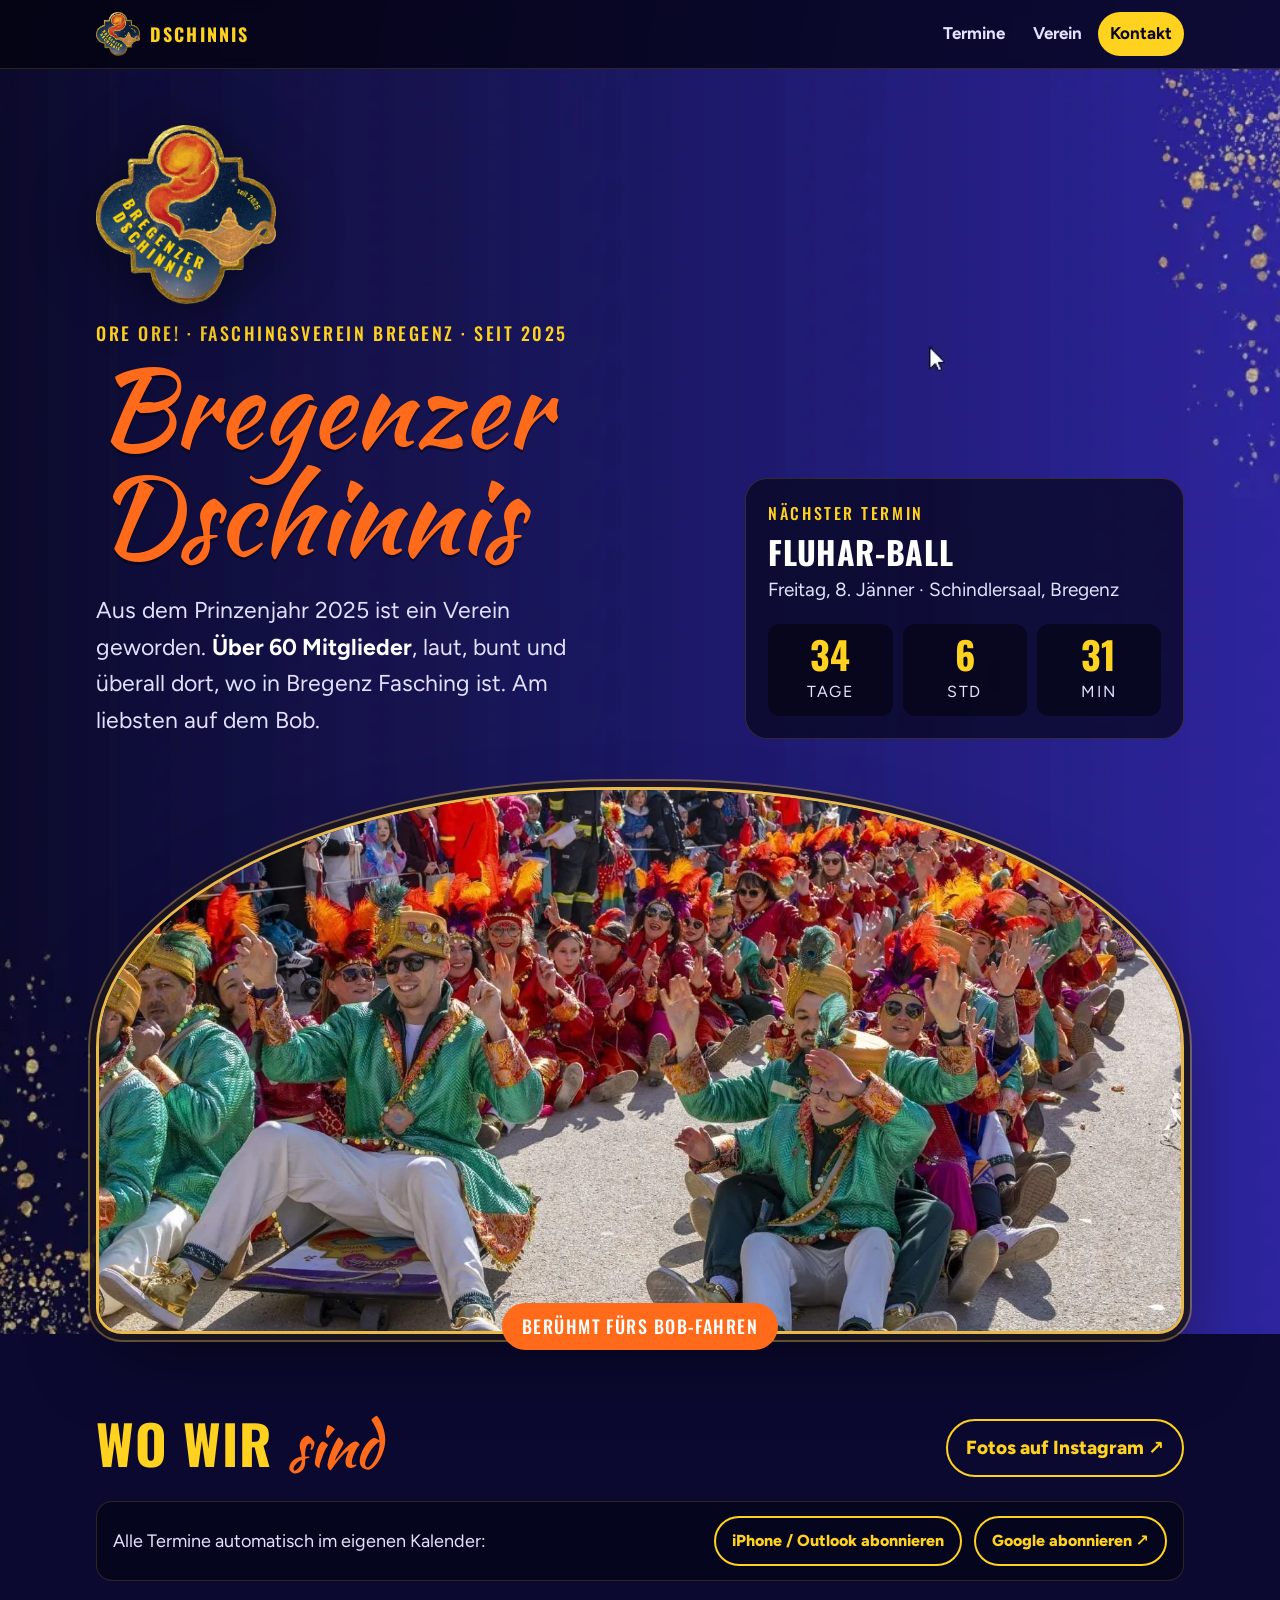
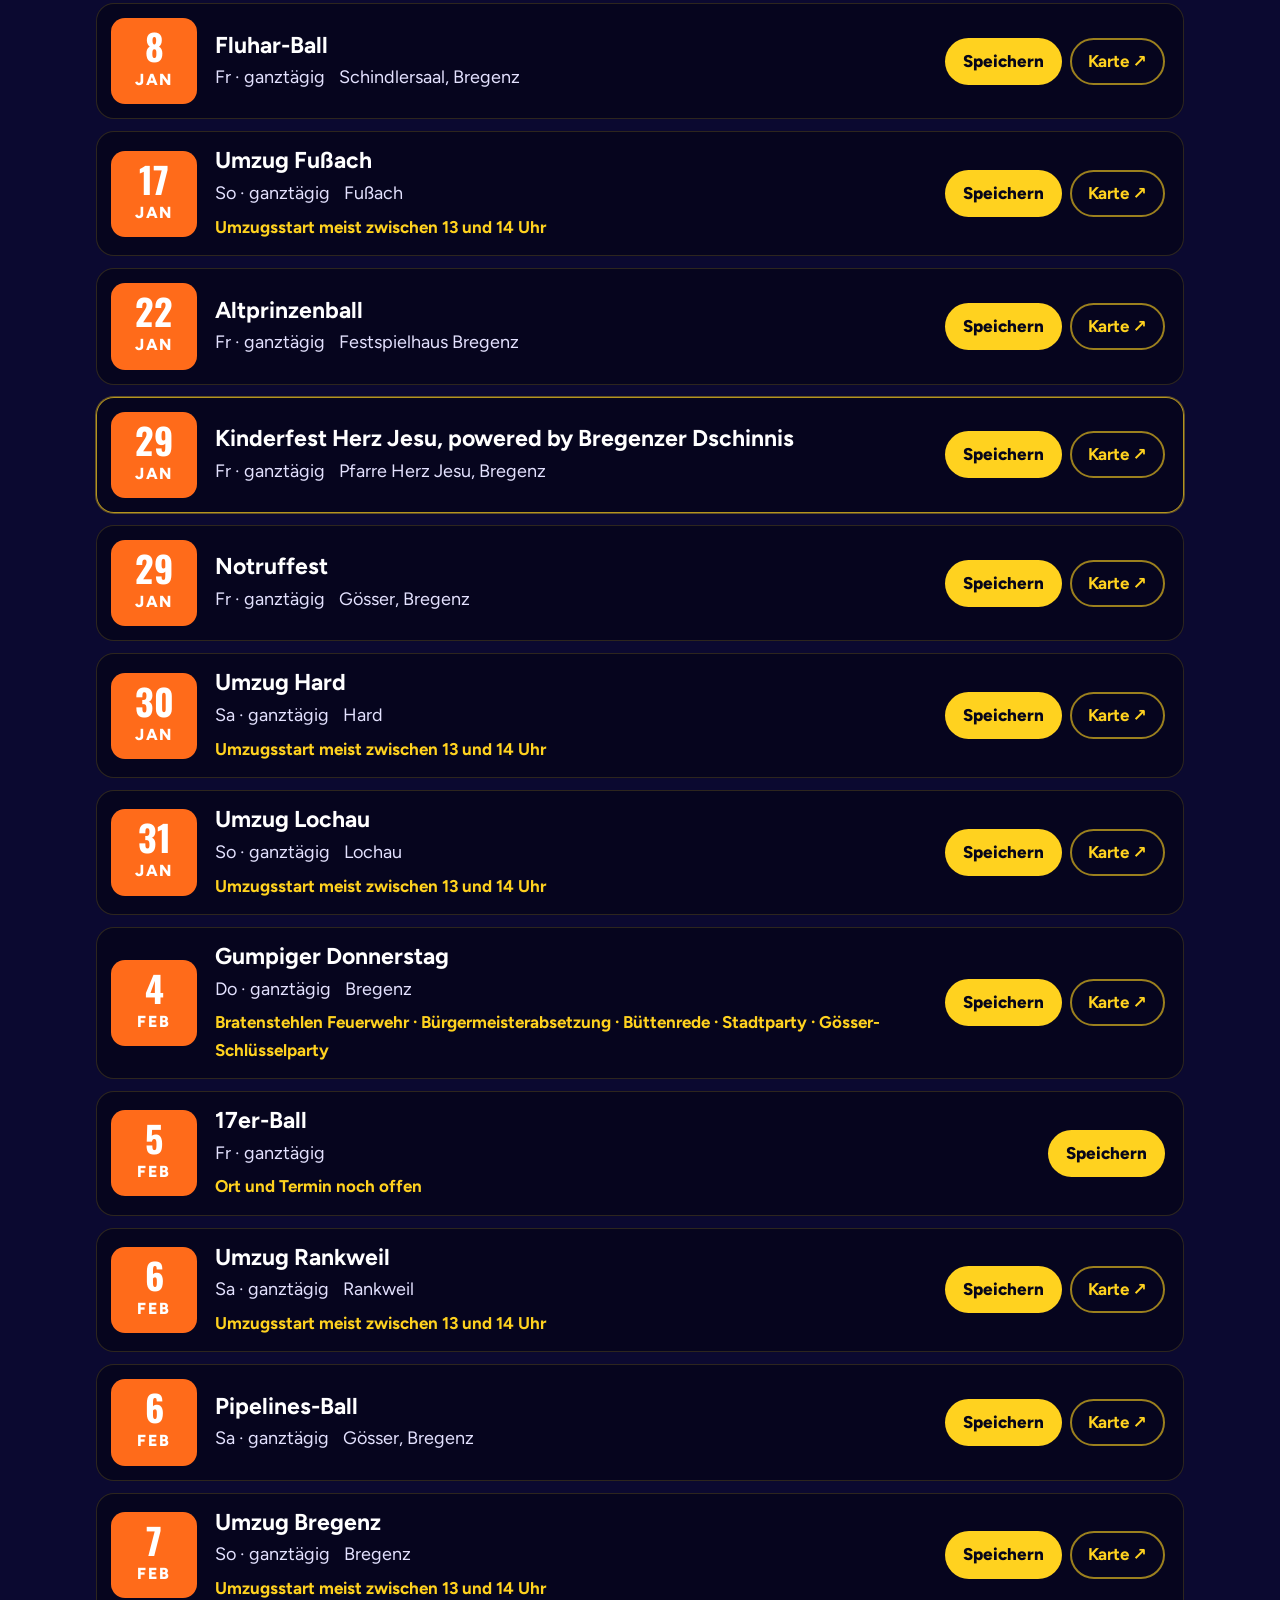
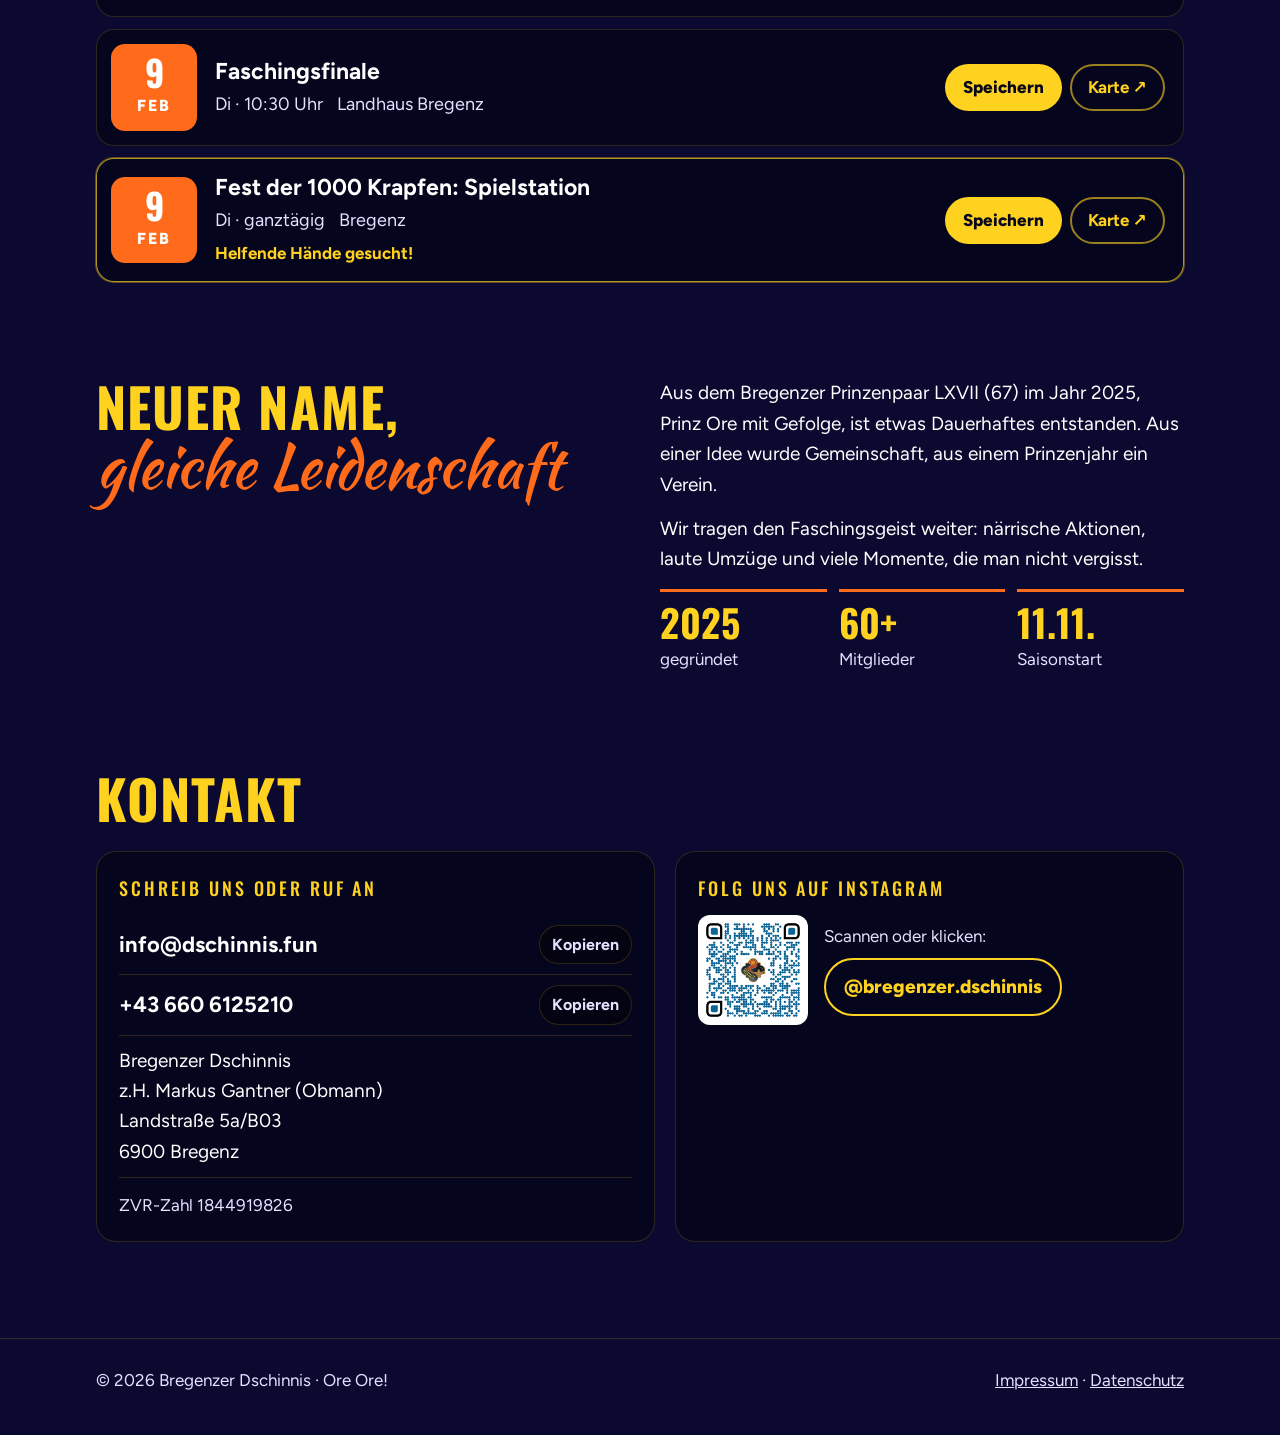
<file: index.html>
<!doctype html>
<html lang="de">
<head>
<meta charset="utf-8">
<meta name="viewport" content="width=device-width,initial-scale=1,viewport-fit=cover">
<title>Bregenzer Dschinnis</title>
<meta name="description" content="Faschingsverein Bregenz, gegründet 2025. Termine, Auftritte und Kontakt.">
<meta name="theme-color" content="#07061a">
<link rel="icon" href="assets/favicon-64.png" type="image/png">
<link rel="apple-touch-icon" href="assets/apple-touch-icon.png">
<link rel="stylesheet" href="assets/style.css">
<meta property="og:title" content="Bregenzer Dschinnis">
<meta property="og:description" content="Faschingsverein Bregenz, gegründet 2025. Termine, Auftritte und Kontakt.">
<meta property="og:image" content="https://dschinnis.fun/assets/logo-512.png">
</head>
<body>
<header>
  <div class="wrap bar">
    <a class="brand" href="index.html" aria-label="Bregenzer Dschinnis, Startseite">
      <img src="assets/logo-160.png" width="44" height="44" alt="">
      Dschinnis
    </a>
    <nav aria-label="Hauptnavigation">
      <a href="index.html#termine">Termine</a>
      <a href="index.html#verein">Verein</a>
      <a class="cta" href="index.html#kontakt">Kontakt</a>
    </nav>
  </div>
</header>
<main id="top">
  <div class="hero-band">
  <div class="wrap hero">
    <div>
      <img class="hero-logo" src="assets/logo-400.webp" width="400" height="400" alt="Logo der Bregenzer Dschinnis: Wunderlampe mit Flamme im goldenen Rahmen">
      <p class="eyebrow">Ore Ore! · Faschingsverein Bregenz · seit 2025</p>
      <h1>Bregenzer Dschinnis</h1>
      <p class="lede">Aus dem Prinzenjahr 2025 ist ein Verein geworden. <b>Über 60 Mitglieder</b>, laut, bunt und überall dort, wo in Bregenz Fasching ist. Am liebsten auf dem Bob.</p>
    </div>
    <aside class="next" aria-live="polite">
      <div class="lbl">Nächster Termin</div>
      <h2 id="n-title">…</h2>
      <p class="where" id="n-where"></p>
      <div class="count" id="n-count">
        <div><b id="c-d">0</b><span>Tage</span></div>
        <div><b id="c-h">0</b><span>Std</span></div>
        <div><b id="c-m">0</b><span>Min</span></div>
      </div>
    </aside>
  </div>

  <div class="wrap arch">
    <figure>
      <img src="assets/umzug.webp" width="1536" height="1024" alt="Die Bregenzer Dschinnis in grün-goldenen und roten Kostümen beim Bob-Fahren auf dem Faschingsumzug, umringt von Zuschauern">
    </figure>
    <figcaption>Berühmt fürs Bob-Fahren</figcaption>
  </div>
  </div>

  <section id="termine">
    <div class="wrap">
      <div class="sec-head">
        <h2 class="big">Wo wir <em>sind</em></h2>
        <a class="btn" href="https://www.instagram.com/bregenzer.dschinnis" target="_blank" rel="noopener">Fotos auf Instagram ↗</a>
      </div>
      <div class="abo">
        <p>Alle Termine automatisch im eigenen Kalender:</p>
        <a class="btn" id="abo-ios" href="termine.ics">iPhone / Outlook abonnieren</a>
        <a class="btn" id="abo-google" href="termine.ics" target="_blank" rel="noopener">Google abonnieren ↗</a>
      </div>
      <ol class="list" id="events"><li class="empty">Termine werden geladen …</li></ol>
    </div>
  </section>

  <section id="verein">
    <div class="wrap about">
      <div>
        <h2 class="big">Neuer Name,<br><em>gleiche Leidenschaft</em></h2>
      </div>
      <div>
        <p>Aus dem Bregenzer Prinzenpaar LXVII (67) im Jahr 2025, Prinz Ore mit Gefolge, ist etwas Dauerhaftes entstanden. Aus einer Idee wurde Gemeinschaft, aus einem Prinzenjahr ein Verein.</p>
        <p>Wir tragen den Faschingsgeist weiter: närrische Aktionen, laute Umzüge und viele Momente, die man nicht vergisst.</p>
        <div class="facts">
          <div class="fact"><b>2025</b><span>gegründet</span></div>
          <div class="fact"><b>60+</b><span>Mitglieder</span></div>
          <div class="fact"><b>11.11.</b><span>Saisonstart</span></div>
        </div>
      </div>
    </div>
  </section>

  <section id="kontakt">
    <div class="wrap">
      <div class="sec-head"><h2 class="big">Kontakt</h2></div>
      <div class="contact">
        <div class="card">
          <h3>Schreib uns oder ruf an</h3>
          <div class="line"><a class="v" id="mail" href="mailto:info@dschinnis.fun">info@dschinnis.fun</a><button class="copy" data-copy="mail" type="button">Kopieren</button></div>
          <div class="line"><a class="v" id="tel" href="tel:+436606125210">+43 660 6125210</a><button class="copy" data-copy="tel" type="button">Kopieren</button></div>
          <div class="line"><span>Bregenzer Dschinnis<br>z.H. Markus Gantner (Obmann)<br>Landstraße 5a/B03<br>6900 Bregenz</span></div>
          <p style="color:var(--muted);font-size:17px;margin:14px 0 0">ZVR-Zahl 1844919826</p>
        </div>
        <div class="card">
          <h3>Folg uns auf Instagram</h3>
          <div class="qr">
            <img src="assets/qr-instagram.png" width="360" height="360" alt="QR-Code zum Instagram-Profil der Bregenzer Dschinnis">
            <div><p>Scannen oder klicken:</p><a class="btn" href="https://www.instagram.com/bregenzer.dschinnis" target="_blank" rel="noopener">@bregenzer.dschinnis</a></div>
          </div>
        </div>
      </div>
    </div>
  </section>
</main>
<footer>
  <div class="wrap">
    <span>© <span id="yr">2026</span> Bregenzer Dschinnis · Ore Ore!</span>
    <span><a href="impressum.html">Impressum</a> · <a href="datenschutz.html">Datenschutz</a></span>
  </div>
</footer>
<script>document.getElementById("yr").textContent=new Date().getFullYear()</script>
<script src="assets/app.js" defer></script>
</body>
</html>
</file>
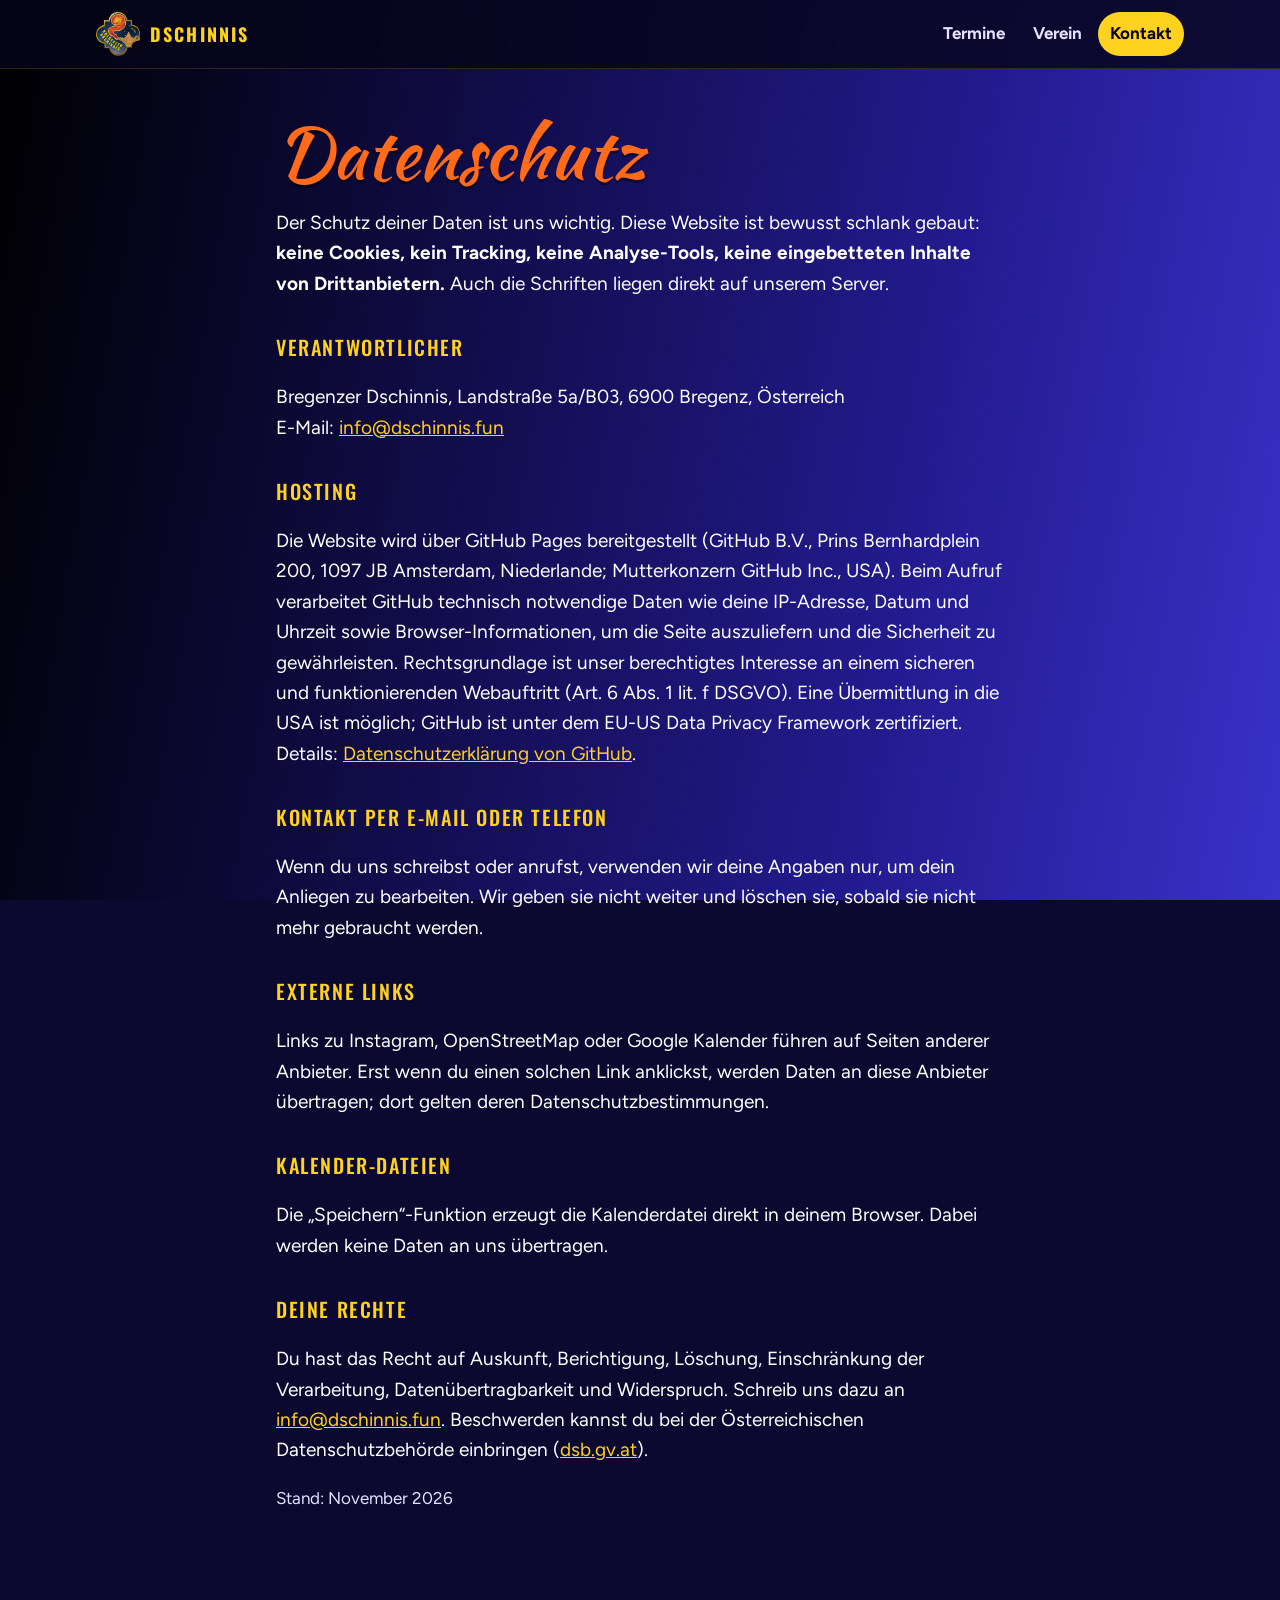
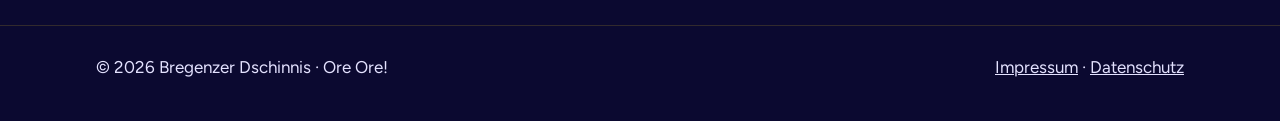
<file: datenschutz.html>
<!doctype html>
<html lang="de">
<head>
<meta charset="utf-8">
<meta name="viewport" content="width=device-width,initial-scale=1,viewport-fit=cover">
<title>Datenschutz · Bregenzer Dschinnis</title>
<meta name="description" content="Datenschutz der Bregenzer Dschinnis">
<meta name="theme-color" content="#07061a">
<link rel="icon" href="assets/favicon-64.png" type="image/png">
<link rel="apple-touch-icon" href="assets/apple-touch-icon.png">
<link rel="stylesheet" href="assets/style.css">
<meta property="og:title" content="Datenschutz · Bregenzer Dschinnis">
<meta property="og:description" content="Datenschutz der Bregenzer Dschinnis">
<meta property="og:image" content="https://dschinnis.fun/assets/logo-512.png">
</head>
<body>
<header>
  <div class="wrap bar">
    <a class="brand" href="index.html" aria-label="Bregenzer Dschinnis, Startseite">
      <img src="assets/logo-160.png" width="44" height="44" alt="">
      Dschinnis
    </a>
    <nav aria-label="Hauptnavigation">
      <a href="index.html#termine">Termine</a>
      <a href="index.html#verein">Verein</a>
      <a class="cta" href="index.html#kontakt">Kontakt</a>
    </nav>
  </div>
</header>
<main class="wrap legal">
<h1>Datenschutz</h1>
<p>Der Schutz deiner Daten ist uns wichtig. Diese Website ist bewusst schlank gebaut: <b>keine Cookies, kein Tracking, keine Analyse-Tools, keine eingebetteten Inhalte von Drittanbietern.</b> Auch die Schriften liegen direkt auf unserem Server.</p>
<h2>Verantwortlicher</h2>
<p>Bregenzer Dschinnis, Landstraße 5a/B03, 6900 Bregenz, Österreich<br>E-Mail: <a href="mailto:info@dschinnis.fun">info@dschinnis.fun</a></p>
<h2>Hosting</h2>
<p>Die Website wird über GitHub Pages bereitgestellt (GitHub B.V., Prins Bernhardplein 200, 1097 JB Amsterdam, Niederlande; Mutterkonzern GitHub Inc., USA). Beim Aufruf verarbeitet GitHub technisch notwendige Daten wie deine IP-Adresse, Datum und Uhrzeit sowie Browser-Informationen, um die Seite auszuliefern und die Sicherheit zu gewährleisten. Rechtsgrundlage ist unser berechtigtes Interesse an einem sicheren und funktionierenden Webauftritt (Art. 6 Abs. 1 lit. f DSGVO). Eine Übermittlung in die USA ist möglich; GitHub ist unter dem EU-US Data Privacy Framework zertifiziert. Details: <a href="https://docs.github.com/de/site-policy/privacy-policies/github-general-privacy-statement" target="_blank" rel="noopener">Datenschutzerklärung von GitHub</a>.</p>
<h2>Kontakt per E-Mail oder Telefon</h2>
<p>Wenn du uns schreibst oder anrufst, verwenden wir deine Angaben nur, um dein Anliegen zu bearbeiten. Wir geben sie nicht weiter und löschen sie, sobald sie nicht mehr gebraucht werden.</p>
<h2>Externe Links</h2>
<p>Links zu Instagram, OpenStreetMap oder Google Kalender führen auf Seiten anderer Anbieter. Erst wenn du einen solchen Link anklickst, werden Daten an diese Anbieter übertragen; dort gelten deren Datenschutzbestimmungen.</p>
<h2>Kalender-Dateien</h2>
<p>Die „Speichern“-Funktion erzeugt die Kalenderdatei direkt in deinem Browser. Dabei werden keine Daten an uns übertragen.</p>
<h2>Deine Rechte</h2>
<p>Du hast das Recht auf Auskunft, Berichtigung, Löschung, Einschränkung der Verarbeitung, Datenübertragbarkeit und Widerspruch. Schreib uns dazu an <a href="mailto:info@dschinnis.fun">info@dschinnis.fun</a>. Beschwerden kannst du bei der Österreichischen Datenschutzbehörde einbringen (<a href="https://www.dsb.gv.at" target="_blank" rel="noopener">dsb.gv.at</a>).</p>
<p style="color:var(--muted);font-size:17px">Stand: November 2026</p>
</main>
<footer>
  <div class="wrap">
    <span>© <span id="yr">2026</span> Bregenzer Dschinnis · Ore Ore!</span>
    <span><a href="impressum.html">Impressum</a> · <a href="datenschutz.html">Datenschutz</a></span>
  </div>
</footer>
<script>document.getElementById("yr").textContent=new Date().getFullYear()</script>
</body>
</html>
</file>
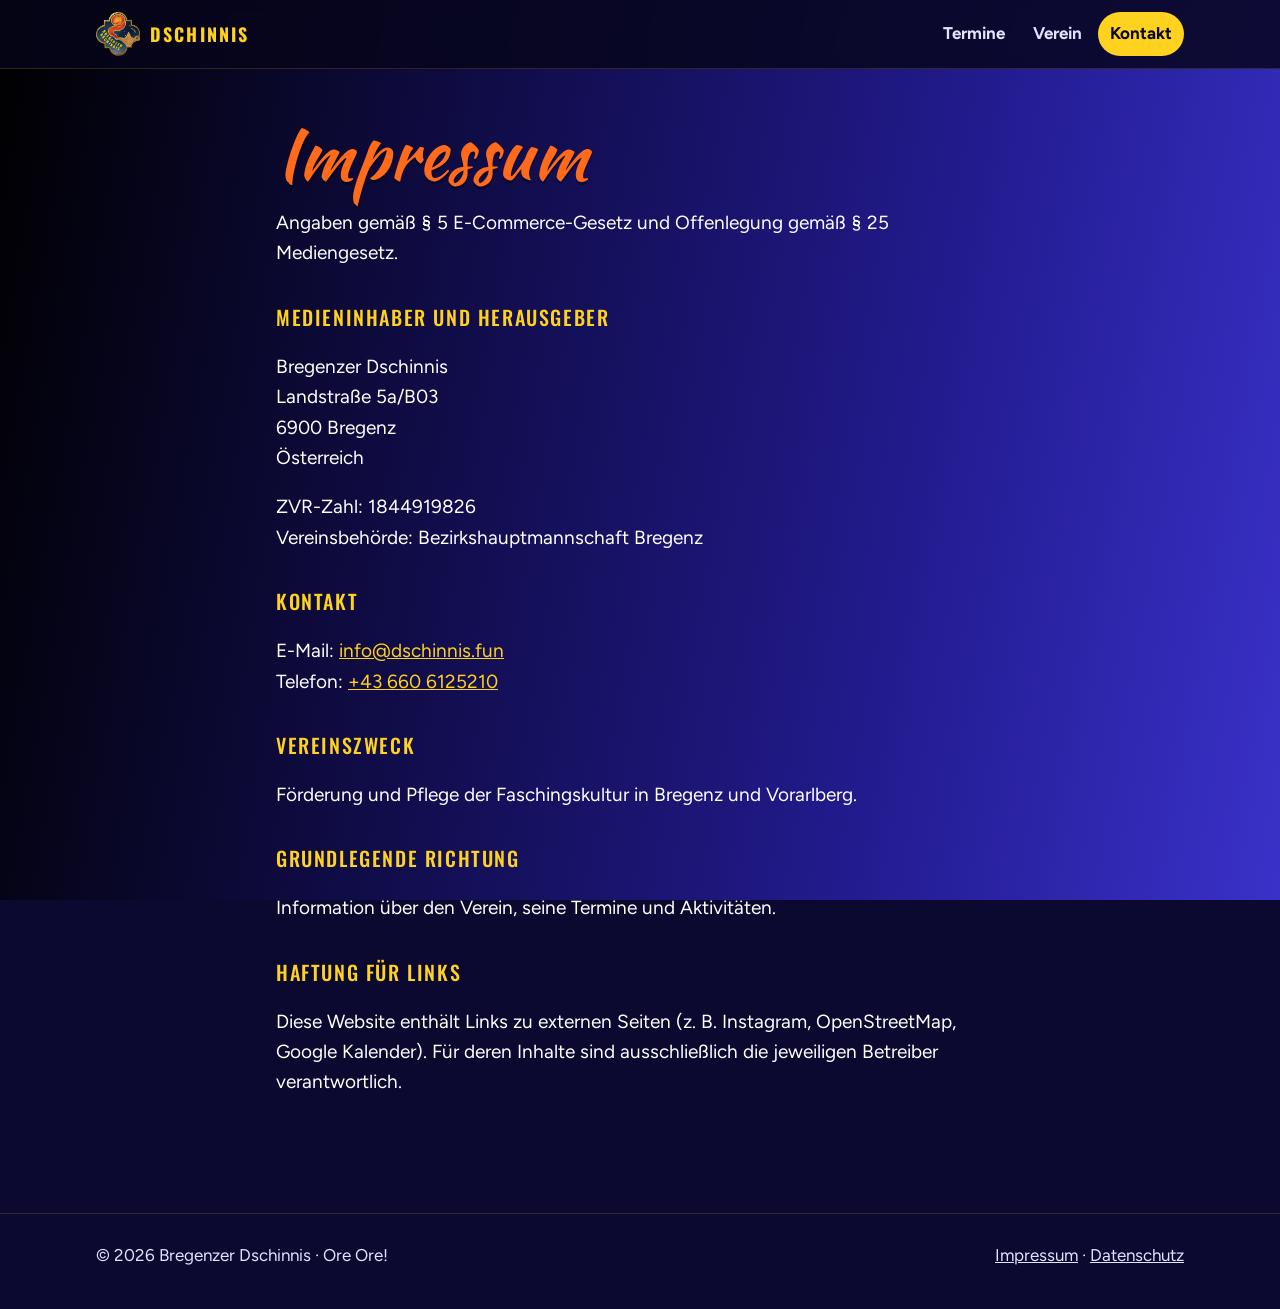
<file: impressum.html>
<!doctype html>
<html lang="de">
<head>
<meta charset="utf-8">
<meta name="viewport" content="width=device-width,initial-scale=1,viewport-fit=cover">
<title>Impressum · Bregenzer Dschinnis</title>
<meta name="description" content="Impressum der Bregenzer Dschinnis">
<meta name="theme-color" content="#07061a">
<link rel="icon" href="assets/favicon-64.png" type="image/png">
<link rel="apple-touch-icon" href="assets/apple-touch-icon.png">
<link rel="stylesheet" href="assets/style.css">
<meta property="og:title" content="Impressum · Bregenzer Dschinnis">
<meta property="og:description" content="Impressum der Bregenzer Dschinnis">
<meta property="og:image" content="https://dschinnis.fun/assets/logo-512.png">
</head>
<body>
<header>
  <div class="wrap bar">
    <a class="brand" href="index.html" aria-label="Bregenzer Dschinnis, Startseite">
      <img src="assets/logo-160.png" width="44" height="44" alt="">
      Dschinnis
    </a>
    <nav aria-label="Hauptnavigation">
      <a href="index.html#termine">Termine</a>
      <a href="index.html#verein">Verein</a>
      <a class="cta" href="index.html#kontakt">Kontakt</a>
    </nav>
  </div>
</header>
<main class="wrap legal">
<h1>Impressum</h1>
<p>Angaben gemäß § 5 E-Commerce-Gesetz und Offenlegung gemäß § 25 Mediengesetz.</p>
<h2>Medieninhaber und Herausgeber</h2>
<p>Bregenzer Dschinnis<br>Landstraße 5a/B03<br>6900 Bregenz<br>Österreich</p>
<p>ZVR-Zahl: 1844919826<br>Vereinsbehörde: Bezirkshauptmannschaft Bregenz</p>
<h2>Kontakt</h2>
<p>E-Mail: <a href="mailto:info@dschinnis.fun">info@dschinnis.fun</a><br>Telefon: <a href="tel:+436606125210">+43 660 6125210</a></p>
<h2>Vereinszweck</h2>
<p>Förderung und Pflege der Faschingskultur in Bregenz und Vorarlberg.</p>
<h2>Grundlegende Richtung</h2>
<p>Information über den Verein, seine Termine und Aktivitäten.</p>
<h2>Haftung für Links</h2>
<p>Diese Website enthält Links zu externen Seiten (z. B. Instagram, OpenStreetMap, Google Kalender). Für deren Inhalte sind ausschließlich die jeweiligen Betreiber verantwortlich.</p>
</main>
<footer>
  <div class="wrap">
    <span>© <span id="yr">2026</span> Bregenzer Dschinnis · Ore Ore!</span>
    <span><a href="impressum.html">Impressum</a> · <a href="datenschutz.html">Datenschutz</a></span>
  </div>
</footer>
<script>document.getElementById("yr").textContent=new Date().getFullYear()</script>
</body>
</html>
</file>
<file: assets/style.css>
@import url("fonts.css");
/* Layout: Plakat-Look der Dschinnis — Verlauf Schwarz→Königsblau mit Goldstaub, Logo + orange Pinselschrift im Hero, Bob-Foto im Torbogen, dann Termine. */
:root{
  --night:#07061a;
  --night-2:rgba(6,5,28,.82);   /* Karten auf dem Blauverlauf */
  --line:rgba(255,210,31,.16);
  --royal:#3a31c9;              /* Plakat-Blau */
  --blue:#221b8f;
  --orange:#ff6b1a;             /* Flamme im Logo / Plakat-Schrift */
  --gold:#e9b949;               /* Goldstaub, Logo-Rahmen */
  --yellow:#ffd21f;             /* Logo-Schrift */
  --ink:#ffffff;
  --muted:#e4e2ff;             /* Nebentext: hell genug für guten Kontrast */
  --display:"Oswald","Arial Narrow",Impact,sans-serif;
  --script:"Kaushan Script","Brush Script MT",cursive;
  --body:"Figtree",system-ui,-apple-system,"Segoe UI",sans-serif;
  color-scheme:dark;
}
*{box-sizing:border-box}
body{margin:0}
img{max-width:100%;height:auto}
html{scroll-behavior:smooth}
body{
  background:#0b0930 linear-gradient(100deg,#000 0%,#100c47 35%,#221b8f 70%,#3a31c9 100%) fixed;
  color:var(--ink);font-family:var(--body);font-size:19px;line-height:1.6;
}
a{color:inherit}
:focus-visible{outline:3px solid var(--yellow);outline-offset:3px;border-radius:4px}
.wrap{max-width:1120px;margin:0 auto;padding-left:max(16px,env(safe-area-inset-left,0px));padding-right:max(16px,env(safe-area-inset-right,0px))}

/* Header */
body::before{content:"";position:fixed;inset:0 0 auto;height:env(safe-area-inset-top,0px);z-index:10;background:var(--night)}
header{position:sticky;top:env(safe-area-inset-top,0px);z-index:5;background:rgba(7,6,26,.82);backdrop-filter:blur(8px);border-bottom:1px solid var(--line)}
.bar{display:flex;align-items:center;justify-content:space-between;gap:16px;padding-block:12px}
.brand{display:flex;align-items:center;gap:10px;text-decoration:none;font-family:var(--display);font-weight:700;font-size:18px;letter-spacing:.12em;text-transform:uppercase;color:var(--yellow)}
.brand img{width:44px;height:44px;display:block}
nav{display:flex;gap:4px;flex-wrap:wrap}
nav a{text-decoration:none;font-weight:700;font-size:17px;padding:8px 12px;border-radius:999px;color:var(--muted)}
nav a:hover{color:var(--ink);background:rgba(255,255,255,.08)}
nav a.cta{color:var(--night);background:var(--yellow)}

/* Hero */
.hero{padding-block:56px 32px;display:grid;grid-template-columns:1.25fr .9fr;gap:40px;align-items:end}
.eyebrow{font-family:var(--display);font-weight:500;text-transform:uppercase;letter-spacing:.14em;font-size:18px;color:var(--yellow);margin:0 0 6px}
h1{font-family:var(--script);font-weight:400;font-size:clamp(52px,8.6vw,108px);line-height:1;margin:0;color:var(--orange);text-wrap:balance;text-shadow:0 3px 0 rgba(0,0,0,.35)}
.lede{font-size:clamp(20px,2.3vw,23px);color:var(--ink);max-width:34ch;margin:22px 0 0}
.lede b{color:var(--ink)}

.next{background:rgba(7,6,26,.7);backdrop-filter:blur(6px);border:1px solid var(--line);border-radius:22px;padding:22px;position:relative;overflow:hidden;min-width:0}
.next .lbl{font-family:var(--display);font-size:16px;font-weight:500;letter-spacing:.16em;text-transform:uppercase;color:var(--yellow)}
.next h2{font-family:var(--display);font-weight:700;text-transform:uppercase;letter-spacing:.02em;font-size:32px;line-height:1.1;margin:8px 0 6px}
.next .where{color:var(--muted);margin:0}
.count{display:flex;gap:10px;margin-top:18px;font-variant-numeric:tabular-nums}
.count div{flex:1;background:rgba(0,0,0,.45);border-radius:12px;padding:10px 6px;text-align:center}
.count b{display:block;font-family:var(--display);font-weight:700;font-size:38px;line-height:1.1;color:var(--yellow)}
.count span{font-size:15px;color:var(--muted);text-transform:uppercase;letter-spacing:.1em}

/* Foto im Torbogen */
.arch{margin-block:16px 8px;position:relative}
.arch figure{margin:0;border-radius:min(46vw,520px) min(46vw,520px) 26px 26px / 260px 260px 26px 26px;overflow:hidden;border:3px solid var(--gold);box-shadow:0 0 0 6px rgba(7,6,26,.8),0 0 0 8px rgba(233,185,73,.4),0 30px 80px -20px rgba(0,0,0,.6)}
.arch img{display:block;width:100%;aspect-ratio:16/8;object-fit:cover;object-position:50% 55%}
.arch figcaption{position:absolute;left:50%;bottom:-16px;transform:translateX(-50%);background:var(--orange);color:#fff;font-family:var(--display);font-weight:500;letter-spacing:.08em;text-transform:uppercase;font-size:18px;padding:9px 20px;border-radius:999px;white-space:nowrap;max-width:calc(100% - 32px);overflow:hidden;text-overflow:ellipsis}

/* Sections */
section{padding-block:72px 24px}
.sec-head{display:flex;justify-content:space-between;align-items:end;gap:16px;flex-wrap:wrap;margin-bottom:24px}
h2.big{font-family:var(--display);font-weight:700;text-transform:uppercase;letter-spacing:.02em;color:var(--yellow);font-size:clamp(34px,5vw,54px);line-height:1.05;margin:0}
h2.big em{font-family:var(--script);font-weight:400;text-transform:none;letter-spacing:0;font-style:normal;color:var(--orange);font-size:1.12em}
.btn{display:inline-flex;align-items:center;gap:8px;text-decoration:none;font-weight:800;border-radius:999px;padding:12px 18px;border:2px solid var(--yellow);color:var(--yellow);background:transparent;cursor:pointer;font:inherit;font-weight:800}
.btn:hover{background:var(--yellow);color:var(--night)}
.note{font-size:17px;color:var(--muted);background:rgba(0,0,0,.3);border:1px dashed var(--line);border-radius:12px;padding:10px 14px;margin:0 0 20px}

/* Termine */
.list{display:grid;gap:12px;list-style:none;margin:0;padding:0}
.ev{display:grid;grid-template-columns:86px 1fr auto;gap:18px;align-items:center;background:var(--night-2);border:1px solid var(--line);border-radius:18px;padding:14px 18px 14px 14px}
.date{border-radius:14px;text-align:center;padding:10px 0;background:var(--orange);color:#fff;font-variant-numeric:tabular-nums}
.date b{display:block;font-family:var(--display);font-weight:700;font-size:36px;line-height:1}
.date span{font-size:15px;font-weight:800;letter-spacing:.12em;text-transform:uppercase}
.ev h3{margin:0;font-size:23px;line-height:1.25}
.ev .meta{margin:4px 0 0;color:var(--muted);font-size:18px;display:flex;flex-wrap:wrap;gap:4px 14px}
.ev.star{border-color:rgba(255,210,31,.7);box-shadow:0 0 0 1px rgba(255,210,31,.35)}
.ev .info{margin:6px 0 0;font-size:17px;color:var(--yellow);font-weight:700}
.acts{display:flex;gap:8px;align-items:center;flex-wrap:wrap;justify-content:flex-end}
.save{position:relative}
.save summary{list-style:none;cursor:pointer;font-weight:800;font-size:17px;color:var(--night);background:var(--yellow);padding:10px 18px;border-radius:999px}
.save summary::-webkit-details-marker{display:none}
.save[open] summary{background:var(--orange)}
.save .menu{position:absolute;right:0;top:calc(100% + 6px);z-index:3;background:#0b0930;border:1px solid var(--line);border-radius:14px;padding:6px;display:grid;min-width:210px;box-shadow:0 20px 40px -10px #000}
.save .menu a{text-decoration:none;padding:12px 14px;border-radius:10px;font-weight:700;font-size:17px}
.save .menu a:hover{background:rgba(255,255,255,.08)}
.ev a.map{white-space:nowrap;text-decoration:none;font-weight:700;font-size:17px;color:var(--yellow);border:2px solid rgba(255,210,31,.6);padding:8px 16px;border-radius:999px}
.ev a.map:hover{background:rgba(255,210,31,.1)}
.ev>div{min-width:0}

/* Über uns */
.about{display:grid;grid-template-columns:1fr 1fr;gap:40px;align-items:start}
.about p{margin:0 0 14px;max-width:60ch}
.facts{display:grid;grid-template-columns:repeat(3,1fr);gap:12px}
.fact{border-top:3px solid var(--orange);padding-top:10px}
.fact b{display:block;font-family:var(--display);font-weight:700;font-size:38px;color:var(--yellow);line-height:1.1}
.fact span{color:var(--muted);font-size:17px}

/* Kontakt */
.contact{display:grid;grid-template-columns:1.1fr 1fr;gap:20px}
.card{background:var(--night-2);border:1px solid var(--line);border-radius:20px;padding:22px;min-width:0}
.card h3{margin:0 0 12px;font-family:var(--display);font-weight:500;font-size:18px;text-transform:uppercase;letter-spacing:.16em;color:var(--yellow)}
.line{display:flex;justify-content:space-between;align-items:center;gap:12px;padding-block:10px;border-bottom:1px solid var(--line);flex-wrap:wrap}
.line:last-child{border-bottom:0}
.line .v{font-weight:700;font-size:22px;user-select:all;overflow-wrap:anywhere}
.copy{font:inherit;font-size:15px;font-weight:700;color:var(--muted);background:rgba(0,0,0,.4);border:1px solid var(--line);border-radius:999px;padding:6px 12px;cursor:pointer}
.copy:hover{color:var(--ink)}
.board{display:grid;grid-template-columns:1fr 1fr;gap:14px 18px;margin:0}
.board dt{font-size:16px;color:var(--muted)}
.board dd{margin:0;font-weight:700;font-size:20px}

footer{margin-top:72px;border-top:1px solid var(--line);padding-block:28px 40px;color:var(--muted);font-size:17px}
footer .wrap{display:flex;justify-content:space-between;gap:16px;flex-wrap:wrap}
footer a{color:var(--muted)}

@media (max-width:820px){
  .hero,.about,.contact{grid-template-columns:1fr}
  .hero{padding-block:36px 16px;gap:28px}
  .arch figure{border-radius:200px 200px 20px 20px / 120px 120px 20px 20px}
  .arch img{aspect-ratio:4/3}
  nav a:not(.cta){display:none}
}
@media (max-width:520px){
  .ev{grid-template-columns:64px 1fr;gap:12px}
  .acts{grid-column:2;justify-content:flex-start}
  .save .menu{left:0;right:auto}
  .date b{font-size:28px}
  .facts{grid-template-columns:1fr 1fr 1fr}
  .fact b{font-size:30px}
  .board{grid-template-columns:1fr}
}
@media (prefers-reduced-motion:no-preference){
  .hero-logo{animation:float 6s ease-in-out infinite}
  @keyframes float{50%{transform:translateY(-8px) rotate(-2deg)}}
}

/* Unterseiten (Impressum, Datenschutz) */
.legal{padding-block:48px 24px;max-width:760px}
.legal h1{font-size:clamp(44px,7vw,72px)}
.legal h2{font-family:var(--display);font-weight:500;text-transform:uppercase;letter-spacing:.08em;font-size:20px;margin:32px 0 8px;color:var(--yellow)}
.legal p,.legal li{color:var(--ink);max-width:65ch}
.legal a{color:var(--yellow)}
.empty{color:var(--ink);background:var(--night-2);border:1px dashed var(--line);border-radius:18px;padding:22px}
.line a.v{text-decoration:none}

/* Hero mit Goldstaub wie auf den Plakaten */
.hero-band{background:url(goldstaub.webp) center/cover no-repeat}
.hero-logo{width:clamp(120px,16vw,180px);height:auto;display:block;margin:0 0 14px;filter:drop-shadow(0 10px 30px rgba(0,0,0,.5))}
.qr{display:flex;gap:16px;align-items:center}
.qr img{width:110px;height:110px;border-radius:12px;background:#fff;padding:6px}
.qr p{margin:0 0 8px;color:var(--muted);font-size:17px}
.hero .lede{color:#e3e0ff}
.abo{display:flex;flex-wrap:wrap;gap:10px 12px;align-items:center;margin:0 0 22px;padding:14px 16px;background:var(--night-2);border:1px solid var(--line);border-radius:16px}
.abo p{margin:0 8px 0 0;font-size:18px;color:var(--muted);flex:1 1 260px}
.abo .btn{font-size:16px;padding:10px 16px}
.qr>div{min-width:0}
.qr .btn{max-width:100%;overflow-wrap:anywhere;white-space:normal}
.count span,.date span{font-size:16px}
.copy{font-size:16px}
@media (max-width:520px){
  .qr img{width:88px;height:88px}
  .qr .btn{font-size:16px;padding:10px 14px}
  .abo .btn{flex:1 1 100%;justify-content:center}
}
</file>
